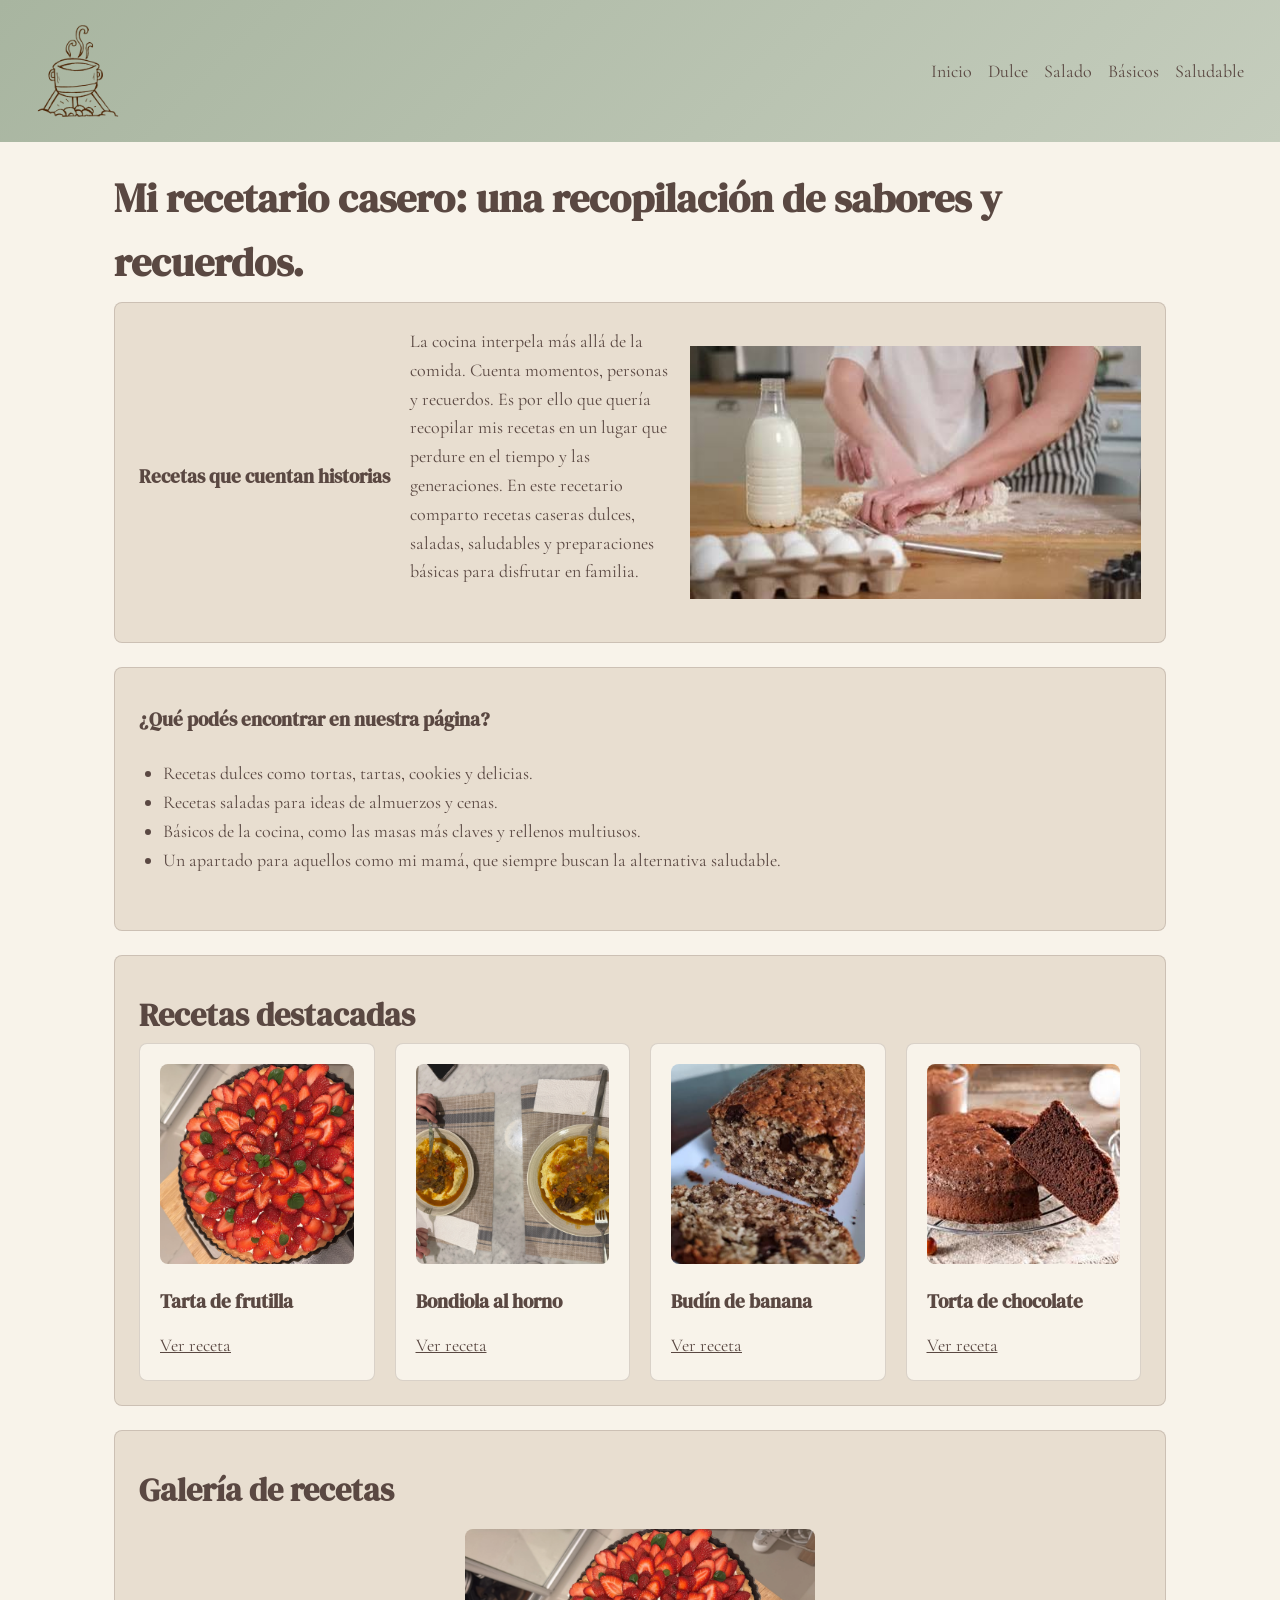
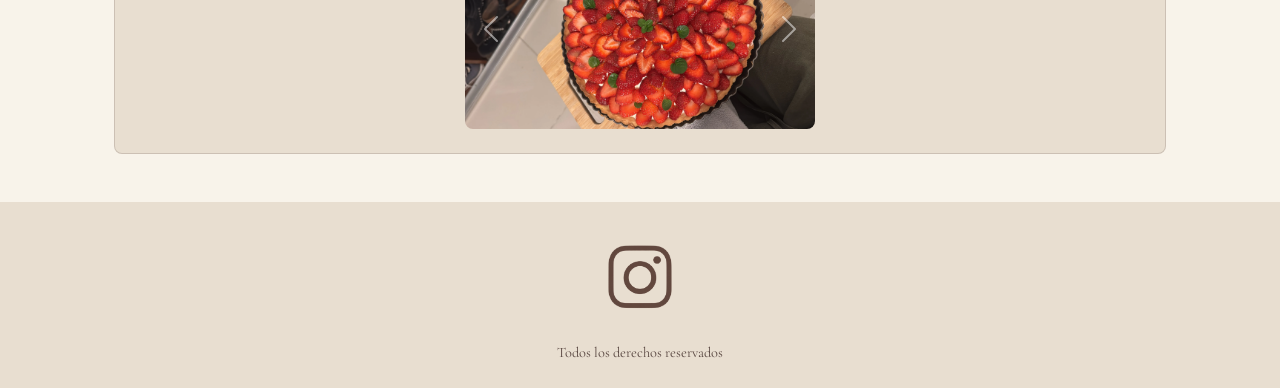
<file: index.html>
<!DOCTYPE html>
<html lang="es">

<head>
    <meta charset="UTF-8">
    <meta name="viewport" content="width=device-width, initial-scale=1.0">

    <title>Recetas caseras dulces, saladas y saludables | Mi Recetario</title>
    
    <meta name="description" content="Descubrí mi colección de recetas caseras dulces, saladas y saludables, con preparaciones básicas e ideas para cocinar y compartir en familia.">
    <meta name="keywords" content="recetario, recetas caseras, recetas dulces, recetas saladas, recetas saludables, cocina casera">



    <!-- Bootstrap CSS -->
    <link
        href="https://cdn.jsdelivr.net/npm/bootstrap@5.3.8/dist/css/bootstrap.min.css"
        rel="stylesheet">
    
    <link rel="stylesheet" href="https://cdnjs.cloudflare.com/ajax/libs/animate.css/4.1.1/animate.min.css">

    <link rel="stylesheet" href="./styles/styles.css">
</head>

<body class="texto-general">

    <header class="encabezado-principal">
         <nav class="navbar navbar-expand-lg navbar-recetario">

        <div class="container-fluid">

            <!-- Logo -->
            <a class="navbar-brand" href="./index.html">
                <img
                    class="foto-logo animate__animated animate__zoomIn"
                    src="./assets/logo.webp"
                    alt="Logo de Mi Recetario">
            </a>

            <!-- Botón hamburguesa -->
            <button
                class="navbar-toggler"
                type="button"
                data-bs-toggle="collapse"
                data-bs-target="#menuRecetario"
                aria-controls="menuRecetario"
                aria-expanded="false"
                aria-label="Abrir menú">

                <span class="navbar-toggler-icon"></span>

            </button>

            <!-- Enlaces de navegación -->
            <div class="collapse navbar-collapse" id="menuRecetario">

                <ul class="navbar-nav ms-auto">

                    <li class="nav-item">
                        <a class="nav-link" href="./index.html" aria-current="page">
                            Inicio
                        </a>
                    </li>

                    <li class="nav-item">
                        <a class="nav-link" href="./pages/dulce.html">
                            Dulce
                        </a>
                    </li>

                    <li class="nav-item">
                        <a class="nav-link" href="./pages/salado.html">
                            Salado
                        </a>
                    </li>

                    <li class="nav-item">
                        <a class="nav-link" href="./pages/basicos.html">
                            Básicos
                        </a>
                    </li>

                    <li class="nav-item">
                        <a class="nav-link" href="./pages/saludable.html">
                            Saludable
                        </a>
                    </li>

                </ul>

            </div>

        </div>

    </nav>

    </header>

    <main class="contenido-principal">

        
        <h1 class="titulo-principal">
            Mi recetario casero: una recopilación de sabores y recuerdos.
        </h1>


        
        <section class="seccion-presentacion">

            <h2 class="subtitulo-receta">
                Recetas que cuentan historias
            </h2>


            <article class="articulo-presentacion"> 
                <p class="parrafo-receta">
                    La cocina interpela más allá de la comida. Cuenta momentos,
                    personas y recuerdos. Es por ello que quería recopilar mis
                    recetas en un lugar que perdure en el tiempo y las generaciones.
                    En este recetario comparto recetas caseras dulces, saladas,
                    saludables y preparaciones básicas para disfrutar en familia.
                </p>
            </article>

            <img
                class="imagen-presentacion"
                src="./assets/familia-cocina.jpg"
                alt="Un adulto y un niño preparando una receta juntos en la cocina">

        </section>


        <section class="seccion-informativa">

            <h2 class="subtitulo-receta">
                ¿Qué podés encontrar en nuestra página?
            </h2>

            <article class="articulo-informativo">
                <ul class="lista-categorias">
                    <li>Recetas dulces como tortas, tartas, cookies y delicias.</li>
                    <li>Recetas saladas para ideas de almuerzos y cenas.</li>
                    <li>Básicos de la cocina, como las masas más claves y rellenos multiusos.</li>
                    <li>Un apartado para aquellos como mi mamá, que siempre buscan la alternativa saludable.</li>
                </ul>
            </article>

        </section>

        <section class="seccion-destacadas">

            <h2 class="subtitulo-categoria">Recetas destacadas</h2>

            <div class="grilla-recetas">

                <article class="tarjeta-receta tarjeta-frutilla">
                    <img class="imagen-general foto-receta"
                        src="./assets/tarta-frutilla.webp"
                        alt="Tarta de frutilla">

                    <h3 class="subtitulo-receta">Tarta de frutilla</h3>

                    <a class="enlace-receta" href="./pages/dulce.html#tarta-frutilla">
                        Ver receta
                    </a>
                </article>

                <article class="tarjeta-receta tarjeta-bondiola">
                    <img class="imagen-general foto-receta"
                        src="./assets/bondiola.webp"
                        alt="Bondiola al horno">

                    <h3 class="subtitulo-receta">Bondiola al horno</h3>

                    <a class="enlace-receta" href="./pages/salado.html#bondiola">
                        Ver receta
                    </a>
                </article>

                <article class="tarjeta-receta tarjeta-budin">
                    <img class="imagen-general foto-receta"
                        src="./assets/budin-banana.jpg"
                        alt="Budín de banana">

                    <h3 class="subtitulo-receta">Budín de banana</h3>

                    <a class="enlace-receta" href="./pages/saludable.html#budin-banana">
                        Ver receta
                    </a>
                </article>

                <article class="tarjeta-receta tarjeta-chocolate">
                    <img class="imagen-general foto-receta"
                        src="./assets/torta-chocolate.jpg"
                        alt="Torta de chocolate">

                    <h3 class="subtitulo-receta">Torta de chocolate</h3>

                    <a class="enlace-receta" href="./pages/dulce.html#torta-chocolate">
                        Ver receta
                    </a>
                </article>

            </div>

        </section>


        <!-- BOOTSTRAP -->

        <section class="seccion-destacadas">

            <h2 class="subtitulo-categoria">
                Galería de recetas
            </h2>

            <div
                id="carouselRecetas"
                class="carousel slide"
                data-bs-ride="carousel">

            
                <div class="carousel-inner">

                    <div class="carousel-item active">
                        <img src="./assets/tarta-frutilla.webp"
                            class="d-block w-100"
                            alt="Tarta de frutilla">
                    </div>

                    <div class="carousel-item">
                        <img src="./assets/torta-chocolate.jpg"
                            class="d-block w-100"
                            alt="Torta de chocolate">
                    </div>

                    <div class="carousel-item">
                        <img src="./assets/bondiola.webp"
                            class="d-block w-100"
                            alt="Bondiola al horno">
                    </div>

                    <div class="carousel-item">
                        <img src="./assets/tarta-zuchini.webp"
                            class="d-block w-100"
                            alt="Tarta de zucchini">
                    </div>

                    <div class="carousel-item">
                        <img src="./assets/budin-banana.jpg"
                            class="d-block w-100"
                            alt="Budín de banana">
                    </div>

                    <div class="carousel-item">
                        <img src="./assets/galletas-arroz.jpg"
                            class="d-block w-100"
                            alt="Galletas de arroz">
                    </div>

                    <div class="carousel-item">
                        <img src="./assets/masa-sablee.jpg"
                            class="d-block w-100"
                            alt="Masa sablée">
                    </div>

                    <div class="carousel-item">
                        <img src="./assets/pastelera.jpg"
                            class="d-block w-100"
                            alt="Crema pastelera">
                    </div>

                </div>

                <button
                    class="carousel-control-prev"
                    type="button"
                    data-bs-target="#carouselRecetas"
                    data-bs-slide="prev">

                    <span
                        class="carousel-control-prev-icon"
                        aria-hidden="true">
                    </span>

                    <span class="visually-hidden">
                        Anterior
                    </span>

                </button>

                <button
                    class="carousel-control-next"
                    type="button"
                    data-bs-target="#carouselRecetas"
                    data-bs-slide="next">

                    <span
                        class="carousel-control-next-icon"
                        aria-hidden="true">
                    </span>

                    <span class="visually-hidden">
                        Siguiente
                    </span>

                </button>

            </div>

        </section>

    </main>

    <footer class="pie-pagina">

        <ul class="lista-redes">
            <li> <a href="https://www.instagram.com/maggiealmiron_?utm_source=ig_web_button_share_sheet&stkn=ZDNlZDc0MzIxNw=="
                target="_blank"
                rel="noopener noreferrer">
                 <img class="foto-logo" src="./assets/instagram.png" alt="Logo de Instagram">
                </a>
            </li>
        </ul>

        <p class="texto-pie">Todos los derechos reservados</p>

    </footer>

<script src="https://cdn.jsdelivr.net/npm/bootstrap@5.3.8/dist/js/bootstrap.bundle.min.js"></script>
</body>

</html>
</file>
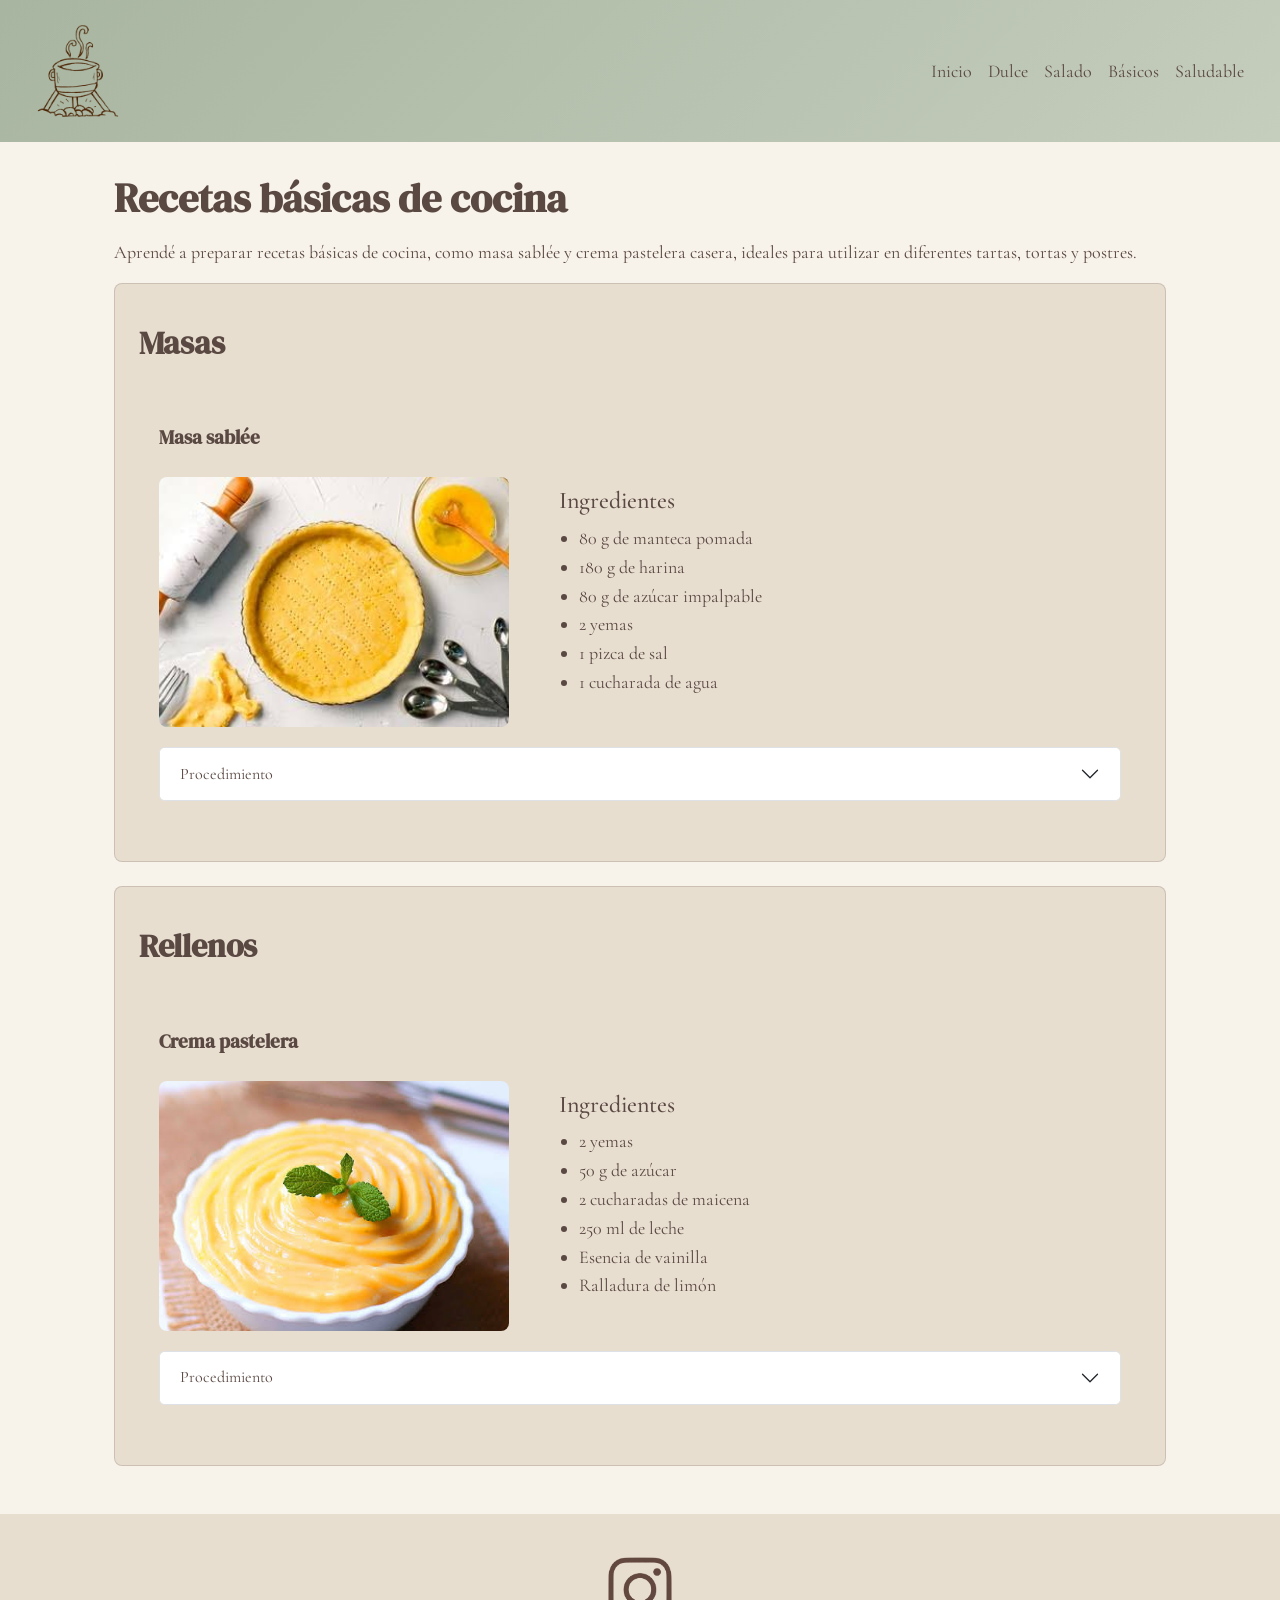
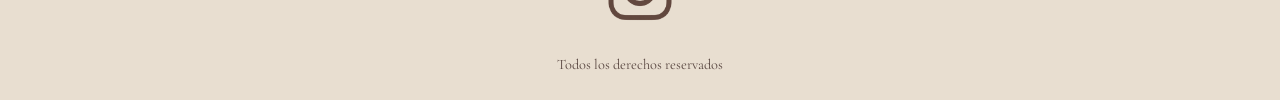
<file: pages/basicos.html>
<!DOCTYPE html>
<html lang="es">

<head>
    <meta charset="UTF-8">
    <meta name="viewport" content="width=device-width, initial-scale=1.0">
    
    <title>Recetas básicas | Mi Recetario</title>

    <meta name="description" content="Aprendé a preparar masa sablée y crema pastelera caseras con ingredientes, cantidades y procedimientos explicados paso a paso.">
    <meta name="keywords" content="recetas básicas, masa sablée, crema pastelera, preparaciones básicas, repostería casera">


    <!-- Bootstrap CSS -->
    <link
        href="https://cdn.jsdelivr.net/npm/bootstrap@5.3.8/dist/css/bootstrap.min.css"
        rel="stylesheet">

    <link rel="stylesheet" href="https://cdnjs.cloudflare.com/ajax/libs/animate.css/4.1.1/animate.min.css">

    <!-- Nuestros estilos -->
    <link rel="stylesheet" href="../styles/styles.css">
</head>

<body class="texto-general">

    <!-- ENCABEZADO -->
    <header class="encabezado-principal">

        <nav class="navbar navbar-expand-lg navbar-recetario">

            <div class="container-fluid">

                <!-- Logo -->
                <a class="navbar-brand" href="../index.html">
                    <img
                        class="foto-logo animate__animated animate__zoomIn"
                        src="../assets/logo.webp"
                        alt="Logo de Mi Recetario">
                </a>

                <!-- Botón hamburguesa -->
                <button
                    class="navbar-toggler"
                    type="button"
                    data-bs-toggle="collapse"
                    data-bs-target="#menuRecetario"
                    aria-controls="menuRecetario"
                    aria-expanded="false"
                    aria-label="Abrir menú">

                    <span class="navbar-toggler-icon"></span>

                </button>

                <!-- Enlaces -->
                <div
                    class="collapse navbar-collapse"
                    id="menuRecetario">

                    <ul class="navbar-nav ms-auto">

                        <li class="nav-item">
                            <a class="nav-link" href="../index.html">
                                Inicio
                            </a>
                        </li>

                        <li class="nav-item">
                            <a class="nav-link" href="dulce.html">
                                Dulce
                            </a>
                        </li>

                        <li class="nav-item">
                            <a class="nav-link" href="salado.html">
                                Salado
                            </a>
                        </li>

                        <li class="nav-item">
                            <a
                                class="nav-link"
                                href="basicos.html"
                                aria-current="page">
                                Básicos
                            </a>
                        </li>

                        <li class="nav-item">
                            <a class="nav-link" href="saludable.html">
                                Saludable
                            </a>
                        </li>

                    </ul>

                </div>

            </div>

        </nav>

    </header>

    <!-- CONTENIDO PRINCIPAL -->
    <main class="contenido-principal">

        <h1 class="titulo-principal">Recetas básicas de cocina</h1>

            <p class="parrafo-receta">
                Aprendé a preparar recetas básicas de cocina, como masa sablée
                y crema pastelera casera, ideales para utilizar en diferentes
                tartas, tortas y postres.
            </p>



        <!-- CATEGORÍA: MASAS -->
        <section class="seccion-receta">

            <h2 class="subtitulo-categoria">Masas</h2>

            <!-- RECETA: MASA SABLÉE -->
            <article class="articulo-informativo articulo-basicos">

                <h3 class="subtitulo-receta" id="masa-sablee">
                    Masa sablée
                </h3>

                <!-- Imagen e ingredientes -->
                <div class="contenedor-ingredientes">

                    <img
                        class="foto-receta imagen-general"
                        src="../assets/masa-sablee.jpg"
                        alt="Masa sablée estirada sobre una tartera.">

                    <div class="lista-ingredientes">

                        <h4>Ingredientes</h4>

                        <ul>
                            <li>80 g de manteca pomada</li>
                            <li>180 g de harina</li>
                            <li>80 g de azúcar impalpable</li>
                            <li>2 yemas</li>
                            <li>1 pizca de sal</li>
                            <li>1 cucharada de agua</li>
                        </ul>

                    </div>

                </div>

                <!-- Acordeón: Procedimiento de Masa sablée -->
                <div class="contenedor-procedimiento">

                    <div class="accordion" id="acordeonSablee">

                        <div class="accordion-item">

                            <h4
                                class="accordion-header"
                                id="tituloSablee">

                                <button
                                    class="accordion-button collapsed"
                                    type="button"
                                    data-bs-toggle="collapse"
                                    data-bs-target="#procedimientoSablee"
                                    aria-expanded="false"
                                    aria-controls="procedimientoSablee">

                                    Procedimiento

                                </button>

                            </h4>

                            <div
                                id="procedimientoSablee"
                                class="accordion-collapse collapse"
                                aria-labelledby="tituloSablee"
                                data-bs-parent="#acordeonSablee">

                                <div class="accordion-body">

                                    <ol>
                                        <li>Colocar todos los ingredientes en un bowl.</li>
                                        <li>Amasar hasta obtener una masa homogénea. Si es necesario, agregar un poco más de harina.</li>
                                        <li>Enfriar la masa en la heladera durante 30 minutos.</li>
                                    </ol>

                                </div>

                            </div>

                        </div>

                    </div>

                </div>

            </article>

        </section>


        <!-- CATEGORÍA: RELLENOS -->
        <section class="seccion-receta">

            <h2 class="subtitulo-categoria">Rellenos</h2>

            <!-- RECETA: CREMA PASTELERA -->
            <article class="articulo-informativo articulo-basicos">

                <h3 class="subtitulo-receta" id="crema-pastelera">
                    Crema pastelera
                </h3>

                <!-- Imagen e ingredientes -->
                <div class="contenedor-ingredientes">

                    <img
                        class="foto-receta imagen-general"
                        src="../assets/pastelera.jpg"
                        alt="Crema pastelera casera en un bowl.">

                    <div class="lista-ingredientes">

                        <h4>Ingredientes</h4>

                        <ul>
                            <li>2 yemas</li>
                            <li>50 g de azúcar</li>
                            <li>2 cucharadas de maicena</li>
                            <li>250 ml de leche</li>
                            <li>Esencia de vainilla</li>
                            <li>Ralladura de limón</li>
                        </ul>

                    </div>

                </div>

                <!-- Acordeón: Procedimiento de Crema pastelera -->
                <div class="contenedor-procedimiento">

                    <div class="accordion" id="acordeonPastelera">

                        <div class="accordion-item">

                            <h4
                                class="accordion-header"
                                id="tituloPastelera">

                                <button
                                    class="accordion-button collapsed"
                                    type="button"
                                    data-bs-toggle="collapse"
                                    data-bs-target="#procedimientoPastelera"
                                    aria-expanded="false"
                                    aria-controls="procedimientoPastelera">

                                    Procedimiento

                                </button>

                            </h4>

                            <div
                                id="procedimientoPastelera"
                                class="accordion-collapse collapse"
                                aria-labelledby="tituloPastelera"
                                data-bs-parent="#acordeonPastelera">

                                <div class="accordion-body">

                                    <ol>
                                        <li>Fuera del fuego, en una cacerola, mezclar las yemas con el azúcar utilizando un batidor de globo.</li>
                                        <li>Agregar la maicena y mezclar bien.</li>
                                        <li>Incorporar por último la leche y continuar mezclando.</li>
                                        <li>Llevar la preparación a fuego medio y mezclar constantemente con el batidor de globo hasta que espese.</li>
                                        <li>Cuando espese, agregar la esencia de vainilla y la ralladura de limón.</li>
                                        <li>Retirar del fuego cuando alcance la consistencia deseada.</li>
                                    </ol>

                                </div>

                            </div>

                        </div>

                    </div>

                </div>

            </article>

        </section>

    </main>


    <!-- PIE DE PÁGINA -->
    <footer class="pie-pagina">

        <ul class="lista-redes">
            <li>
                <a
                    href="https://www.instagram.com/maggiealmiron_/"
                    target="_blank"
                    rel="noopener noreferrer">

                    <img
                        class="foto-logo"
                        src="../assets/instagram.png"
                        alt="Logo de Instagram">

                </a>
            </li>
        </ul>

        <p class="texto-pie">Todos los derechos reservados</p>

    </footer>

    <!-- Bootstrap JavaScript -->
    <script
        src="https://cdn.jsdelivr.net/npm/bootstrap@5.3.8/dist/js/bootstrap.bundle.min.js">
    </script>

</body>
</html>
</file>
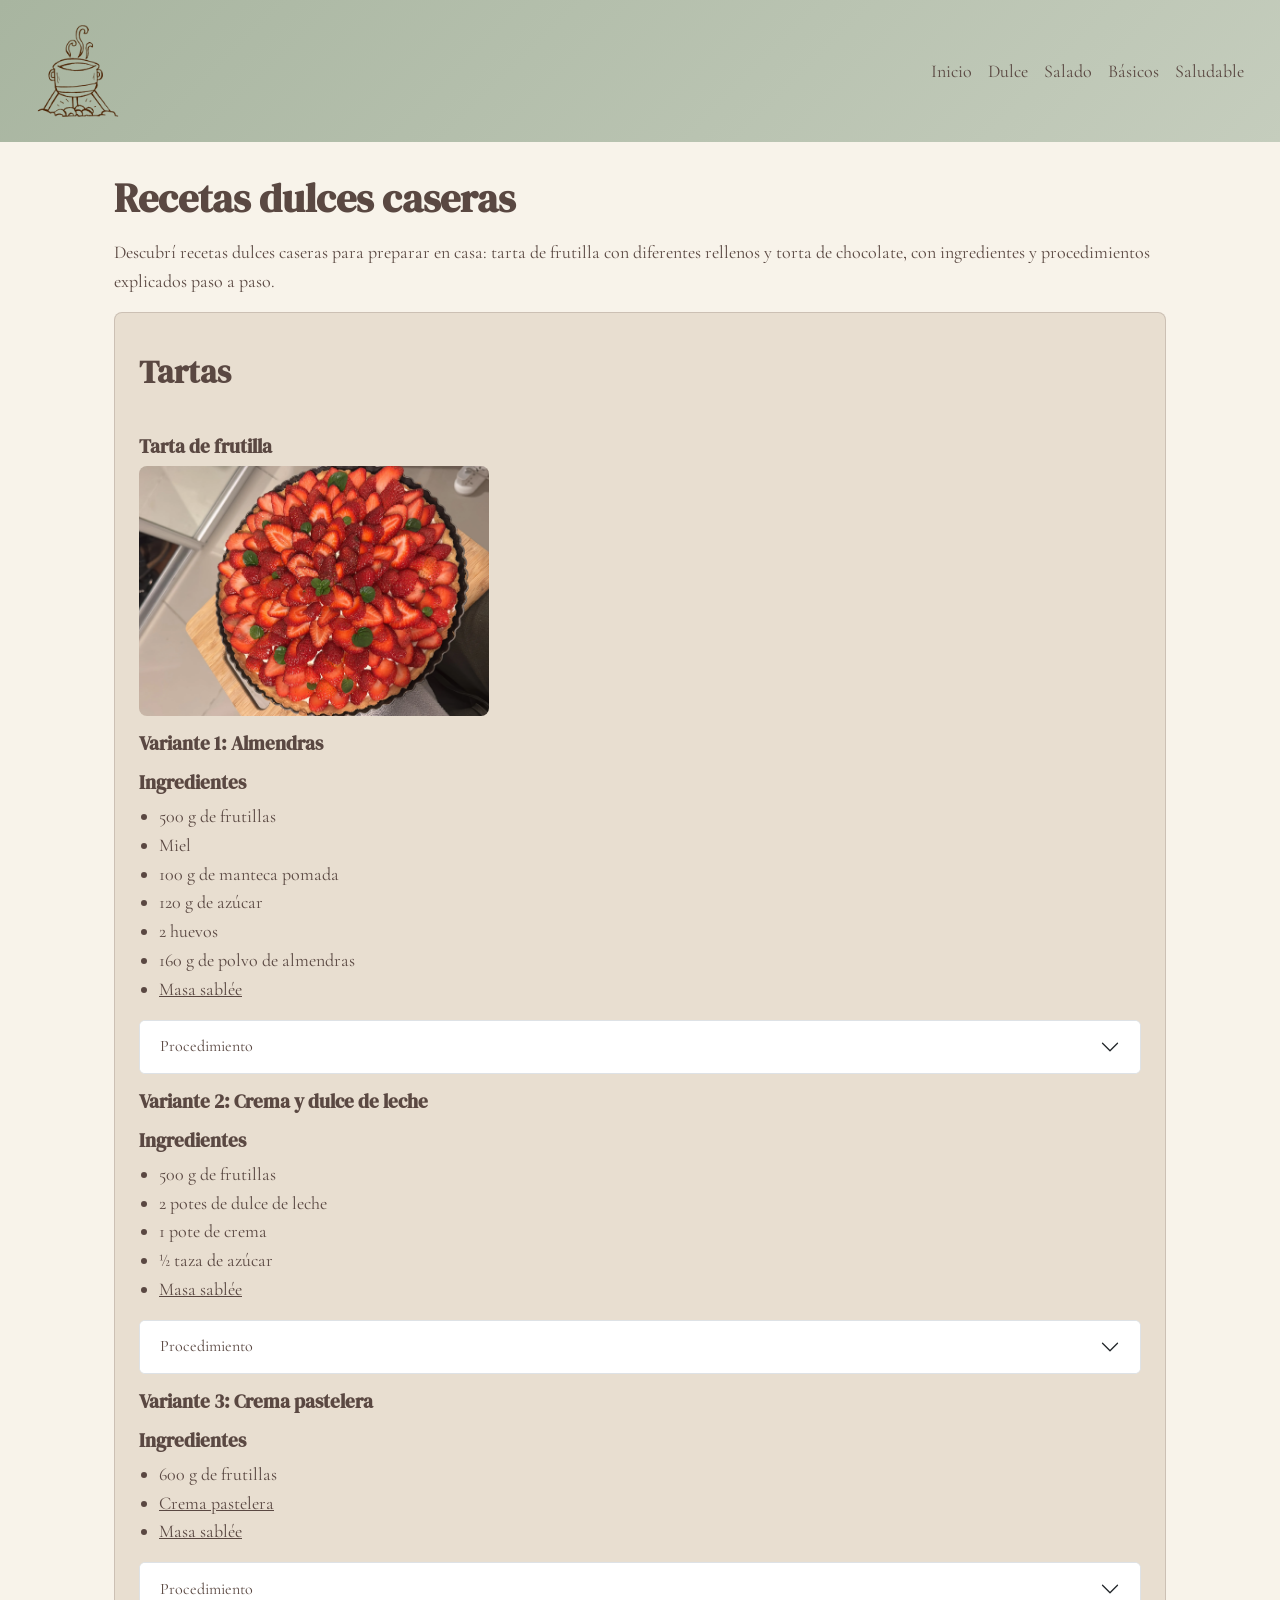
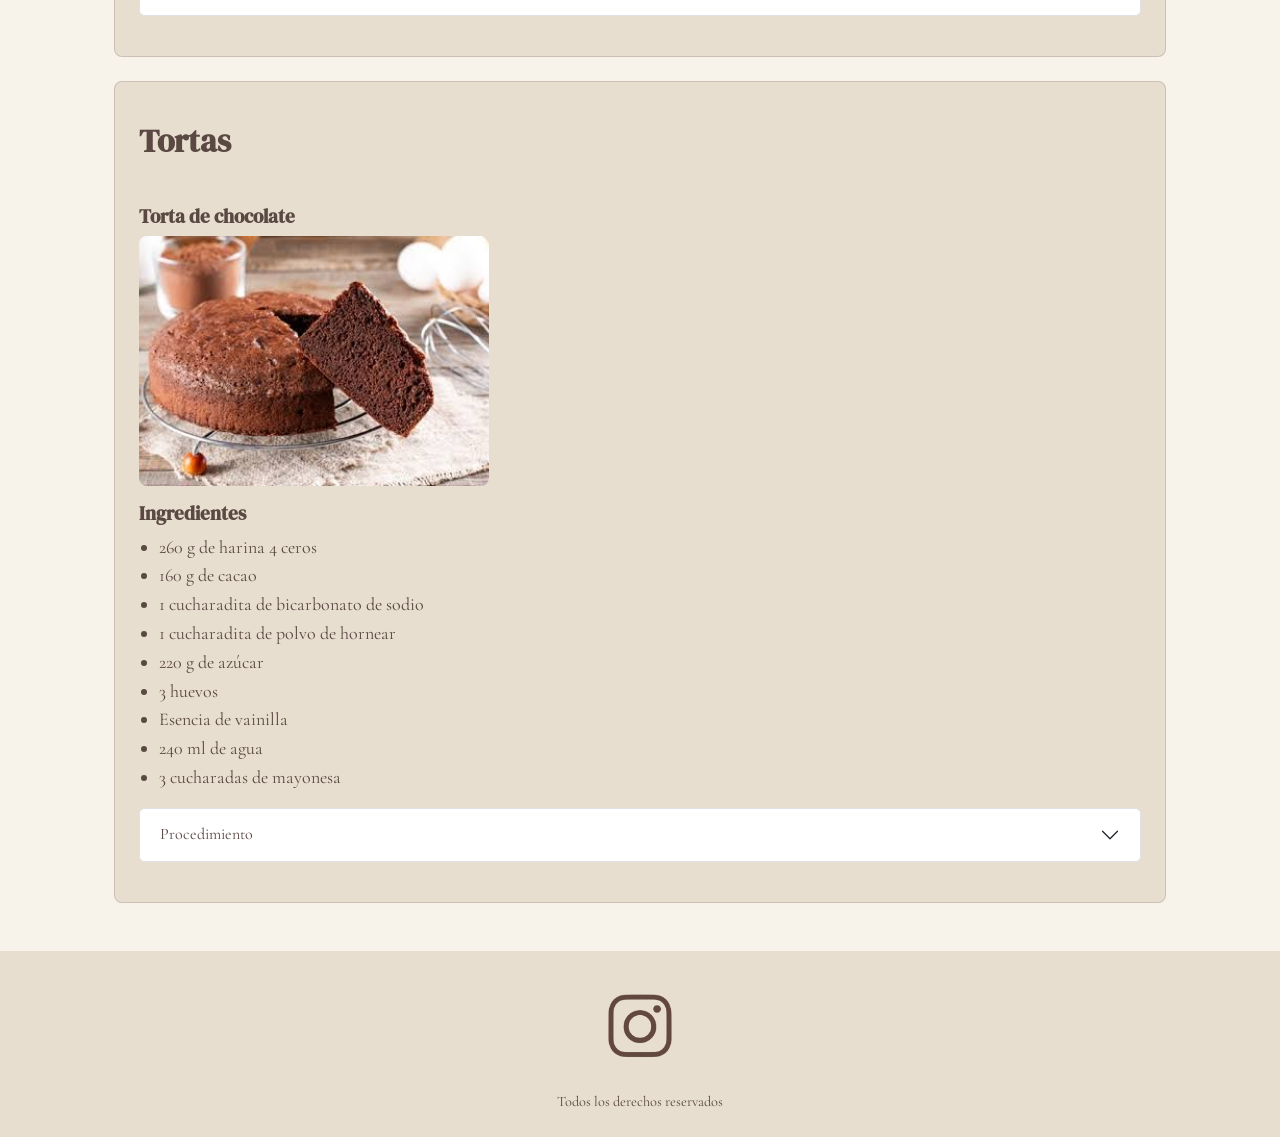
<file: pages/dulce.html>
<!DOCTYPE html>
<html lang="es">
  <head>
    <meta charset="utf-8"/>
    <meta content="width=device-width, initial-scale=1.0" name="viewport"/>
    <title>
      Recetas dulces caseras | Mi Recetario
    </title>
    <meta content="Descubrí recetas dulces caseras de tarta de frutilla y torta de chocolate, con ingredientes y procedimientos explicados paso a paso." name="description"/>
    <meta content="recetas dulces, postres caseros, tarta de frutilla, torta de chocolate, repostería" name="keywords"/>
    <!-- Bootstrap CSS -->
    <link href="https://cdn.jsdelivr.net/npm/bootstrap@5.3.8/dist/css/bootstrap.min.css" rel="stylesheet"/>
    <link href="https://cdnjs.cloudflare.com/ajax/libs/animate.css/4.1.1/animate.min.css" rel="stylesheet"/>
    <link href="../styles/styles.css" rel="stylesheet"/>
  </head>
  <body class="texto-general">
    <header class="encabezado-principal">
      <nav class="navbar navbar-expand-lg navbar-recetario">
        <div class="container-fluid">
          <!-- Logo -->
          <a class="navbar-brand" href="../index.html">
            <img alt="Logo de Mi Recetario" class="foto-logo animate__animated animate__zoomIn" src="../assets/logo.webp"/>
          </a>
          <!-- Botón hamburguesa -->
          <button aria-controls="menuRecetario" aria-expanded="false" aria-label="Abrir menú" class="navbar-toggler" data-bs-target="#menuRecetario" data-bs-toggle="collapse" type="button">
            <span class="navbar-toggler-icon">
            </span>
          </button>
          <!-- Enlaces -->
          <div class="collapse navbar-collapse" id="menuRecetario">
            <ul class="navbar-nav ms-auto">
              <li class="nav-item">
                <a class="nav-link" href="../index.html">
                  Inicio
                </a>
              </li>
              <li class="nav-item">
                <a aria-current="page" class="nav-link" href="dulce.html">
                  Dulce
                </a>
              </li>
              <li class="nav-item">
                <a class="nav-link" href="salado.html">
                  Salado
                </a>
              </li>
              <li class="nav-item">
                <a class="nav-link" href="basicos.html">
                  Básicos
                </a>
              </li>
              <li class="nav-item">
                <a class="nav-link" href="saludable.html">
                  Saludable
                </a>
              </li>
            </ul>
          </div>
        </div>
      </nav>
    </header>
    <main class="contenido-principal">
      <h1 class="titulo-principal">
        Recetas dulces caseras
      </h1>
      <p class="parrafo-receta">
        Descubrí recetas dulces caseras para preparar en casa:
                        tarta de frutilla con diferentes rellenos y torta de chocolate,
                        con ingredientes y procedimientos explicados paso a paso.
      </p>
      <section class="seccion-receta">
        <h2 class="subtitulo-categoria">
          Tartas
        </h2>
        <article class="articulo-informativo">
          <h3 class="subtitulo-receta" id="tarta-frutilla">
            Tarta de frutilla
          </h3>
          <img alt="Tarta de frutilla" class="foto-receta imagen-general" src="../assets/tarta-frutilla.webp"/>
          <h4 class="subtitulo-receta">
            Variante 1: Almendras
          </h4>
          <h5 class="subtitulo-receta">
            Ingredientes
          </h5>
          <ul>
            <li>
              500 g de frutillas
            </li>
            <li>
              Miel
            </li>
            <li>
              100 g de manteca pomada
            </li>
            <li>
              120 g de azúcar
            </li>
            <li>
              2 huevos
            </li>
            <li>
              160 g de polvo de almendras
            </li>
            <li>
              <a class="enlace-receta" href="basicos.html#masa-sablee">
                Masa sablée
              </a>
            </li>
          </ul>
          <div class="contenedor-procedimiento">
            <div class="accordion" id="acordeonAlmendras">
              <div class="accordion-item">
                <h5 class="accordion-header" id="tituloAlmendras">
                  <button aria-controls="procedimientoAlmendras" aria-expanded="false" class="accordion-button collapsed" data-bs-target="#procedimientoAlmendras" data-bs-toggle="collapse" type="button">
                    Procedimiento
                  </button>
                </h5>
                <div aria-labelledby="tituloAlmendras" class="accordion-collapse collapse" data-bs-parent="#acordeonAlmendras" id="procedimientoAlmendras">
                  <div class="accordion-body">
                    <ol>
                      <li>
                        Preparar la masa sablée y dejar reposar durante 1 hora.
                      </li>
                      <li>
                        Para la crema de almendras, colocar la manteca pomada en un recipiente.
                      </li>
                      <li>
                        Agregar el azúcar y los huevos.
                      </li>
                      <li>
                        Incorporar por último el polvo de almendras.
                      </li>
                      <li>
                        En una tartera, estirar la masa y colocar el relleno.
                      </li>
                      <li>
                        Hornear aproximadamente 20-25 minutos a 170 °C.
                      </li>
                      <li>
                        Dejar enfriar.
                      </li>
                      <li>
                        Colocar las frutillas por encima.
                      </li>
                      <li>
                        Derretir la miel y pincelar la tarta.
                      </li>
                    </ol>
                  </div>
                </div>
              </div>
            </div>
          </div>
          <h4 class="subtitulo-receta">
            Variante 2: Crema y dulce de leche
          </h4>
          <h5 class="subtitulo-receta">
            Ingredientes
          </h5>
          <ul>
            <li>
              500 g de frutillas
            </li>
            <li>
              2 potes de dulce de leche
            </li>
            <li>
              1 pote de crema
            </li>
            <li>
              ½ taza de azúcar
            </li>
            <li>
              <a class="enlace-receta" href="basicos.html#masa-sablee">
                Masa sablée
              </a>
            </li>
          </ul>
          <div class="contenedor-procedimiento">
            <div class="accordion" id="acordeonCremaDulceLeche">
              <div class="accordion-item">
                <h5 class="accordion-header" id="tituloCremaDulceLeche">
                  <button aria-controls="procedimientoCremaDulceLeche" aria-expanded="false" class="accordion-button collapsed" data-bs-target="#procedimientoCremaDulceLeche" data-bs-toggle="collapse" type="button">
                    Procedimiento
                  </button>
                </h5>
                <div aria-labelledby="tituloCremaDulceLeche" class="accordion-collapse collapse" data-bs-parent="#acordeonCremaDulceLeche" id="procedimientoCremaDulceLeche">
                  <div class="accordion-body">
                    <ol>
                      <li>
                        Preparar la masa sablée y dejar reposar durante 1 hora.
                      </li>
                      <li>
                        Batir la crema junto con el azúcar hasta que esté semi montada.
                      </li>
                      <li>
                        En una tartera, estirar la masa y colocar el relleno.
                      </li>
                      <li>
                        Hornear aproximadamente 20 minutos a 170 °C.
                      </li>
                      <li>
                        Dejar enfriar.
                      </li>
                      <li>
                        Rellenar con el dulce de leche y la crema.
                      </li>
                      <li>
                        Colocar las frutillas por encima.
                      </li>
                    </ol>
                  </div>
                </div>
              </div>
            </div>
          </div>
          <h4 class="subtitulo-receta">
            Variante 3: Crema pastelera
          </h4>
          <h5 class="subtitulo-receta">
            Ingredientes
          </h5>
          <ul>
            <li>
              600 g de frutillas
            </li>
            <li>
              <a class="enlace-receta" href="basicos.html#crema-pastelera">
                Crema pastelera
              </a>
            </li>
            <li>
              <a class="enlace-receta" href="basicos.html#masa-sablee">
                Masa sablée
              </a>
            </li>
          </ul>
          <div class="contenedor-procedimiento">
            <div class="accordion" id="acordeonCremaPastelera">
              <div class="accordion-item">
                <h5 class="accordion-header" id="tituloCremaPastelera">
                  <button aria-controls="procedimientoCremaPastelera" aria-expanded="false" class="accordion-button collapsed" data-bs-target="#procedimientoCremaPastelera" data-bs-toggle="collapse" type="button">
                    Procedimiento
                  </button>
                </h5>
                <div aria-labelledby="tituloCremaPastelera" class="accordion-collapse collapse" data-bs-parent="#acordeonCremaPastelera" id="procedimientoCremaPastelera">
                  <div class="accordion-body">
                    <ol>
                      <li>
                        Preparar la masa sablée y dejar reposar durante 1 hora.
                      </li>
                      <li>
                        En una tartera, estirar la masa.
                      </li>
                      <li>
                        Hornear aproximadamente 20 minutos a 170 °C.
                      </li>
                      <li>
                        Dejar enfriar completamente.
                      </li>
                      <li>
                        Preparar la crema pastelera y echarla sobre la masa.
                      </li>
                      <li>
                        Una vez fría la tarta, colocar las frutillas por encima.
                      </li>
                    </ol>
                  </div>
                </div>
              </div>
            </div>
          </div>
        </article>
      </section>
      <section class="seccion-receta">
        <h2 class="subtitulo-categoria">
          Tortas
        </h2>
        <article class="articulo-informativo">
          <h3 class="subtitulo-receta" id="torta-chocolate">
            Torta de chocolate
          </h3>
          <img alt="Torta de chocolate" class="foto-receta imagen-general" src="../assets/torta-chocolate.jpg"/>
          <h4 class="subtitulo-receta">
            Ingredientes
          </h4>
          <ul>
            <li>
              260 g de harina 4 ceros
            </li>
            <li>
              160 g de cacao
            </li>
            <li>
              1 cucharadita de bicarbonato de sodio
            </li>
            <li>
              1 cucharadita de polvo de hornear
            </li>
            <li>
              220 g de azúcar
            </li>
            <li>
              3 huevos
            </li>
            <li>
              Esencia de vainilla
            </li>
            <li>
              240 ml de agua
            </li>
            <li>
              3 cucharadas de mayonesa
            </li>
          </ul>
          <div class="contenedor-procedimiento">
            <div class="accordion" id="acordeonTortaChocolate">
              <div class="accordion-item">
                <h4 class="accordion-header" id="tituloTortaChocolate">
                  <button aria-controls="procedimientoTortaChocolate" aria-expanded="false" class="accordion-button collapsed" data-bs-target="#procedimientoTortaChocolate" data-bs-toggle="collapse" type="button">
                    Procedimiento
                  </button>
                </h4>
                <div aria-labelledby="tituloTortaChocolate" class="accordion-collapse collapse" data-bs-parent="#acordeonTortaChocolate" id="procedimientoTortaChocolate">
                  <div class="accordion-body">
                    <ol>
                      <li>
                        Batir los huevos y el azúcar hasta que estén espumosos.
                      </li>
                      <li>
                        Agregar la esencia de vainilla y la mayonesa. Luego, batir.
                      </li>
                      <li>
                        Agregar el agua.
                      </li>
                      <li>
                        Tamizar los ingredientes secos y mezclar hasta unir.
                      </li>
                      <li>
                        Volcar la preparación en un molde.
                      </li>
                      <li>
                        Hornear a 180 °C durante aproximadamente 45 minutos.
                      </li>
                    </ol>
                  </div>
                </div>
              </div>
            </div>
          </div>
        </article>
      </section>
    </main>
    <footer class="pie-pagina">
      <ul class="lista-redes">
        <li>
          <a href="https://www.instagram.com/maggiealmiron_?utm_source=ig_web_button_share_sheet&amp;stkn=ZDNlZDc0MzIxNw==" rel="noopener noreferrer" target="_blank">
            <img alt="Logo de Instagram" class="foto-logo" src="../assets/instagram.png"/>
          </a>
        </li>
      </ul>
      <p class="texto-pie">
        Todos los derechos reservados
      </p>
    </footer>
    <!-- Bootstrap JavaScript -->
    <script src="https://cdn.jsdelivr.net/npm/bootstrap@5.3.8/dist/js/bootstrap.bundle.min.js">
    </script>
  </body>
</html>
</file>
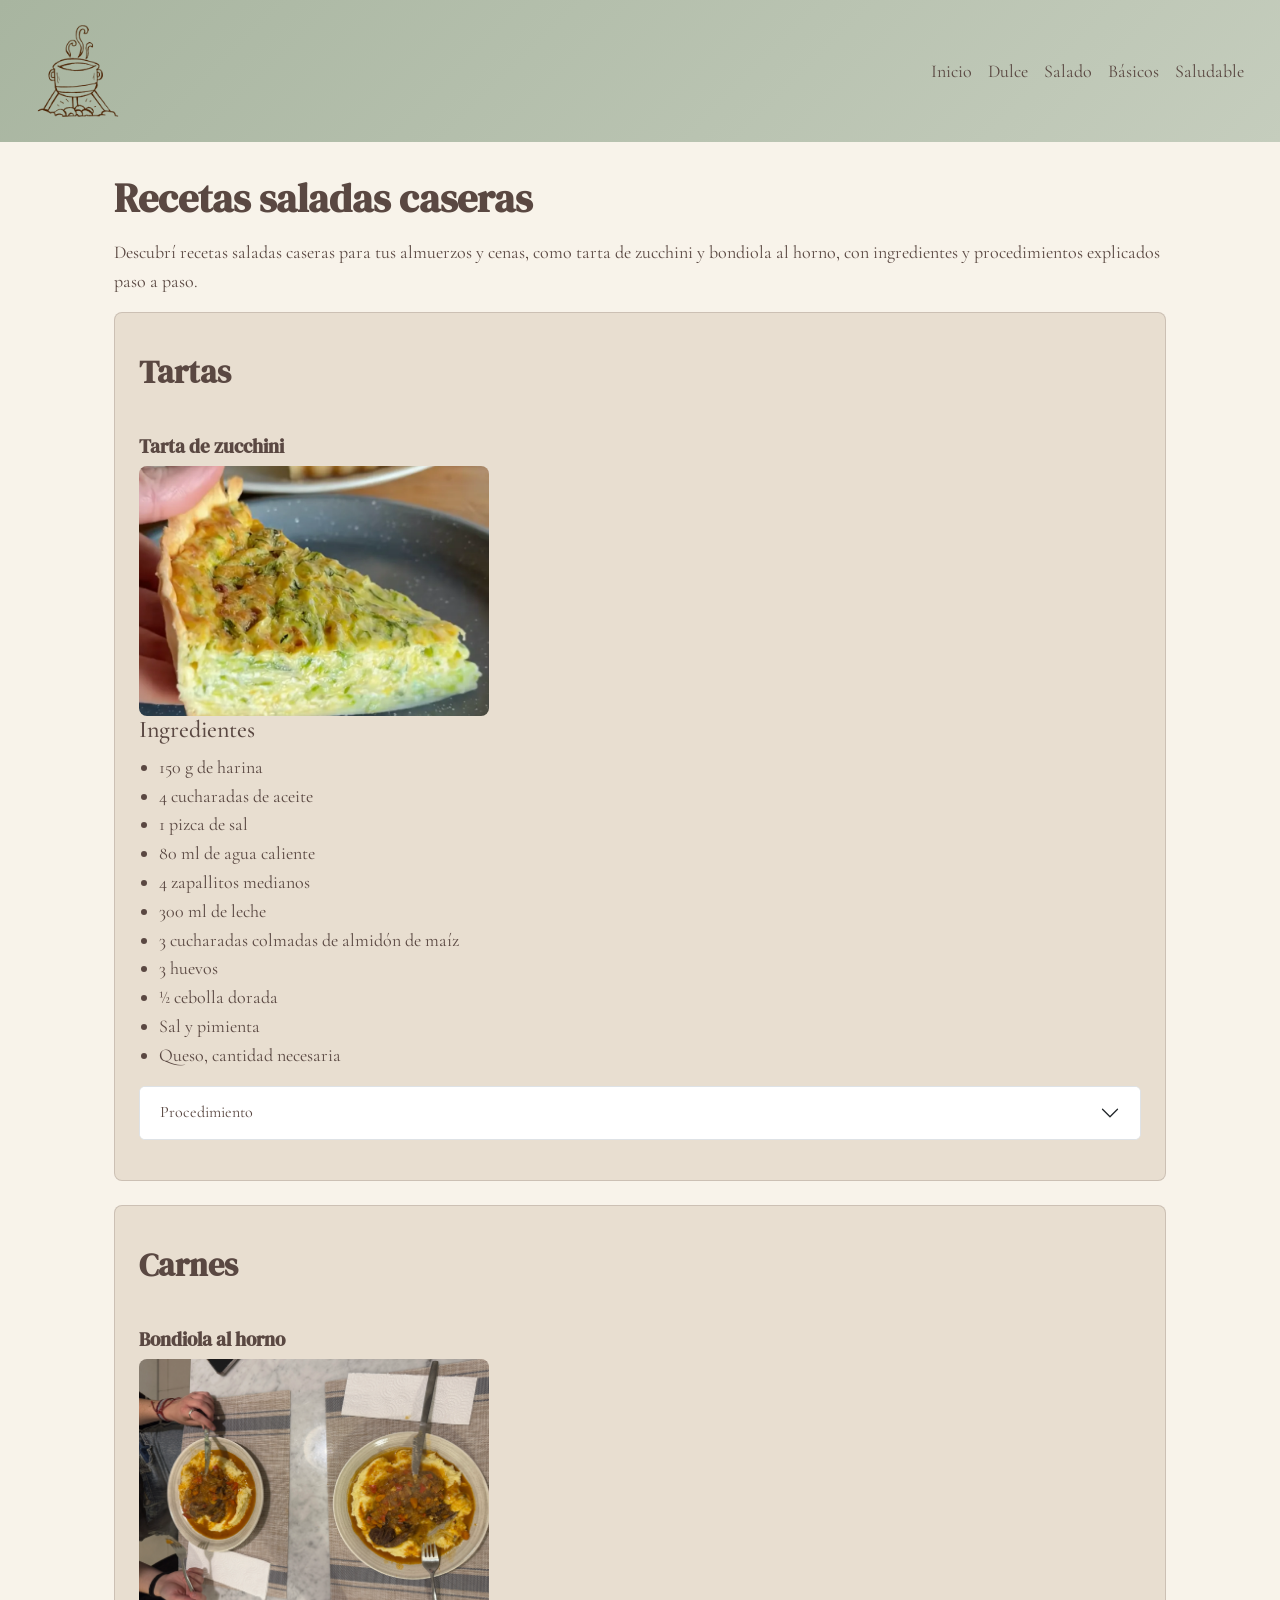
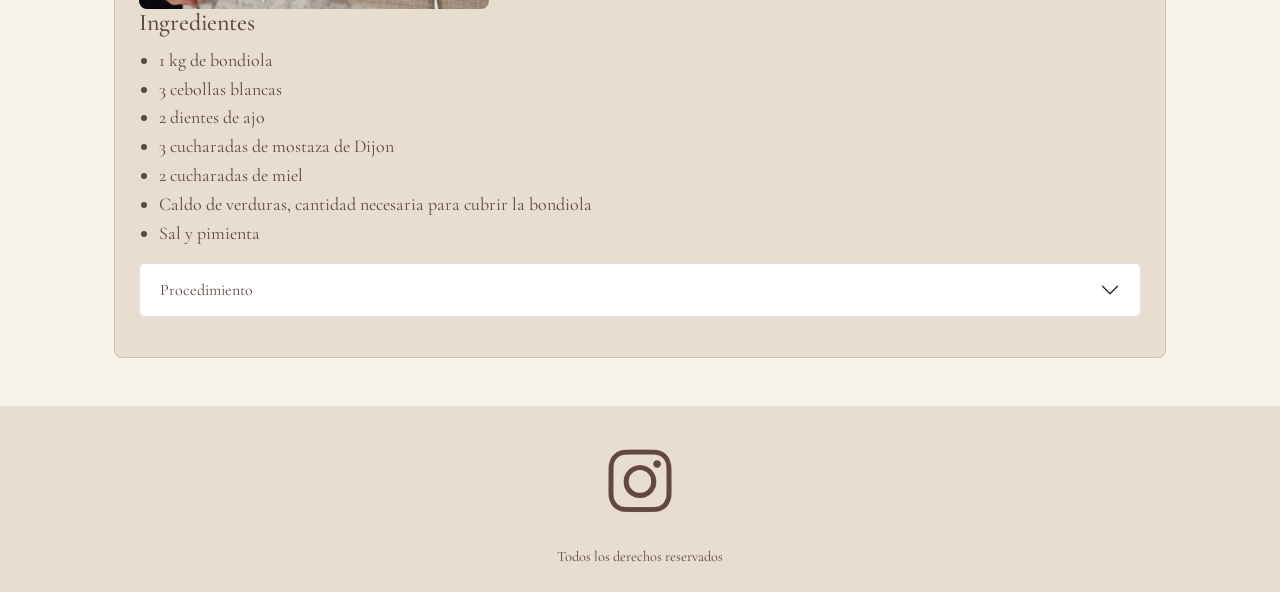
<file: pages/salado.html>
<!DOCTYPE html>
<html lang="es">
  <head>
    <meta charset="utf-8"/>
    <meta content="width=device-width, initial-scale=1.0" name="viewport"/>
    <title>
      Recetas saladas | Mi Recetario
    </title>
    <meta content="Descubrí recetas saladas caseras de tarta de zucchini y bondiola al horno, con ingredientes y procedimientos explicados paso a paso." name="description"/>
    <meta content="recetas saladas, comidas caseras, tarta de zucchini, bondiola al horno, almuerzos, cenas" name="keywords"/>
    <!-- Bootstrap CSS -->
    <link href="https://cdn.jsdelivr.net/npm/bootstrap@5.3.8/dist/css/bootstrap.min.css" rel="stylesheet"/>
    <link href="https://cdnjs.cloudflare.com/ajax/libs/animate.css/4.1.1/animate.min.css" rel="stylesheet"/>
    <link href="../styles/styles.css" rel="stylesheet"/>
  </head>
  <body class="texto-general">
    <header class="encabezado-principal">
      <nav class="navbar navbar-expand-lg navbar-recetario">
        <div class="container-fluid">
          <!-- Logo -->
          <a class="navbar-brand" href="../index.html">
            <img alt="Logo de Mi Recetario" class="foto-logo animate__animated animate__zoomIn" src="../assets/logo.webp"/>
          </a>
          <!-- Botón hamburguesa -->
          <button aria-controls="menuRecetario" aria-expanded="false" aria-label="Abrir menú" class="navbar-toggler" data-bs-target="#menuRecetario" data-bs-toggle="collapse" type="button">
            <span class="navbar-toggler-icon">
            </span>
          </button>
          <!-- Enlaces -->
          <div class="collapse navbar-collapse" id="menuRecetario">
            <ul class="navbar-nav ms-auto">
              <li class="nav-item">
                <a class="nav-link" href="../index.html">
                  Inicio
                </a>
              </li>
              <li class="nav-item">
                <a class="nav-link" href="dulce.html">
                  Dulce
                </a>
              </li>
              <li class="nav-item">
                <a aria-current="page" class="nav-link" href="salado.html">
                  Salado
                </a>
              </li>
              <li class="nav-item">
                <a class="nav-link" href="basicos.html">
                  Básicos
                </a>
              </li>
              <li class="nav-item">
                <a class="nav-link" href="saludable.html">
                  Saludable
                </a>
              </li>
            </ul>
          </div>
        </div>
      </nav>
    </header>
    <main class="contenido-principal">
      <h1 class="titulo-principal">
        Recetas saladas caseras
      </h1>
      <p class="parrafo-receta">
        Descubrí recetas saladas caseras para tus almuerzos y cenas,
                        como tarta de zucchini y bondiola al horno, con ingredientes
                        y procedimientos explicados paso a paso.
      </p>
      <section class="seccion-receta">
        <h2 class="subtitulo-categoria">
          Tartas
        </h2>
        <article class="articulo-informativo">
          <h3 class="subtitulo-receta">
            Tarta de zucchini
          </h3>
          <img alt="Tarta de zucchini" class="foto-receta imagen-general" src="../assets/tarta-zuchini.webp"/>
          <h4>
            Ingredientes
          </h4>
          <ul>
            <li>
              150 g de harina
            </li>
            <li>
              4 cucharadas de aceite
            </li>
            <li>
              1 pizca de sal
            </li>
            <li>
              80 ml de agua caliente
            </li>
            <li>
              4 zapallitos medianos
            </li>
            <li>
              300 ml de leche
            </li>
            <li>
              3 cucharadas colmadas de almidón de maíz
            </li>
            <li>
              3 huevos
            </li>
            <li>
              ½ cebolla dorada
            </li>
            <li>
              Sal y pimienta
            </li>
            <li>
              Queso, cantidad necesaria
            </li>
          </ul>
          <div class="contenedor-procedimiento">
            <div class="accordion" id="acordeonTartaZucchini">
              <div class="accordion-item">
                <h4 class="accordion-header" id="tituloTartaZucchini">
                  <button aria-controls="procedimientoTartaZucchini" aria-expanded="false" class="accordion-button collapsed" data-bs-target="#procedimientoTartaZucchini" data-bs-toggle="collapse" type="button">
                    Procedimiento
                  </button>
                </h4>
                <div aria-labelledby="tituloTartaZucchini" class="accordion-collapse collapse" data-bs-parent="#acordeonTartaZucchini" id="procedimientoTartaZucchini">
                  <div class="accordion-body">
                    <ol>
                      <li>
                        Para la masa, mezclar la harina, el aceite, la sal y el agua caliente.
                      </li>
                      <li>
                        Amasar hasta obtener una masa homogénea y dejar reposar durante 15 minutos.
                      </li>
                      <li>
                        Rallar los zapallitos y quitarles bien el agua, hasta que queden secos.
                      </li>
                      <li>
                        Mezclar los huevos con la leche.
                      </li>
                      <li>
                        Agregar los zapallitos a la mezcla líquida.
                      </li>
                      <li>
                        Incorporar el almidón de maíz, la cebolla, la sal y la pimienta. Mezclar bien.
                      </li>
                      <li>
                        Estirar la masa y colocarla en un molde de 24 cm de diámetro.
                      </li>
                      <li>
                        Cocinar la masa durante aproximadamente 15 minutos, hasta que esté ligeramente dorada.
                      </li>
                      <li>
                        Agregar el relleno sobre la masa precocida.
                      </li>
                      <li>
                        Colocar algunos trozos de queso por encima.
                      </li>
                      <li>
                        Hornear hasta que el relleno cuaje bien y la masa esté completamente cocida.
                      </li>
                    </ol>
                  </div>
                </div>
              </div>
            </div>
          </div>
        </article>
      </section>
      <section class="seccion-receta">
        <h2 class="subtitulo-categoria">
          Carnes
        </h2>
        <article class="articulo-informativo">
          <h3 class="subtitulo-receta" id="bondiola">
            Bondiola al horno
          </h3>
          <img alt="Bondiola servida sobre puré de papas" class="foto-receta imagen-general" src="../assets/bondiola.webp"/>
          <h4>
            Ingredientes
          </h4>
          <ul>
            <li>
              1 kg de bondiola
            </li>
            <li>
              3 cebollas blancas
            </li>
            <li>
              2 dientes de ajo
            </li>
            <li>
              3 cucharadas de mostaza de Dijon
            </li>
            <li>
              2 cucharadas de miel
            </li>
            <li>
              Caldo de verduras, cantidad necesaria para cubrir la bondiola
            </li>
            <li>
              Sal y pimienta
            </li>
          </ul>
          <div class="contenedor-procedimiento">
            <div class="accordion" id="acordeonBondiola">
              <div class="accordion-item">
                <h4 class="accordion-header" id="tituloBondiola">
                  <button aria-controls="procedimientoBondiola" aria-expanded="false" class="accordion-button collapsed" data-bs-target="#procedimientoBondiola" data-bs-toggle="collapse" type="button">
                    Procedimiento
                  </button>
                </h4>
                <div aria-labelledby="tituloBondiola" class="accordion-collapse collapse" data-bs-parent="#acordeonBondiola" id="procedimientoBondiola">
                  <div class="accordion-body">
                    <ol>
                      <li>
                        Salpimentar la bondiola y sellarla.
                      </li>
                      <li>
                        Cortar las cebollas en pluma y picar el ajo. Cocinarlos en la misma olla donde se selló la bondiola.
                      </li>
                      <li>
                        Disolver el caldo de verduras en agua.
                      </li>
                      <li>
                        Agregar la mostaza y la miel a la bondiola y cubrirla bien.
                      </li>
                      <li>
                        Colocar la bondiola en la misma olla donde están las cebollas y el ajo.
                      </li>
                      <li>
                        Agregar el caldo hasta cubrir la bondiola.
                      </li>
                      <li>
                        Cocinar durante aproximadamente 2 horas, hasta que la bondiola esté bien tierna y la salsa quede cremosa.
                      </li>
                    </ol>
                  </div>
                </div>
              </div>
            </div>
          </div>
        </article>
      </section>
    </main>
    <footer class="pie-pagina">
      <ul class="lista-redes">
        <li>
          <a href="https://www.instagram.com/maggiealmiron_?utm_source=ig_web_button_share_sheet&amp;stkn=ZDNlZDc0MzIxNw==" rel="noopener noreferrer" target="_blank">
            <img alt="Logo de Instagram" class="foto-logo" src="../assets/instagram.png"/>
          </a>
        </li>
      </ul>
      <p class="texto-pie">
        Todos los derechos reservados
      </p>
    </footer>
    <!-- Bootstrap JavaScript -->
    <script src="https://cdn.jsdelivr.net/npm/bootstrap@5.3.8/dist/js/bootstrap.bundle.min.js">
    </script>
  </body>
</html>
</file>
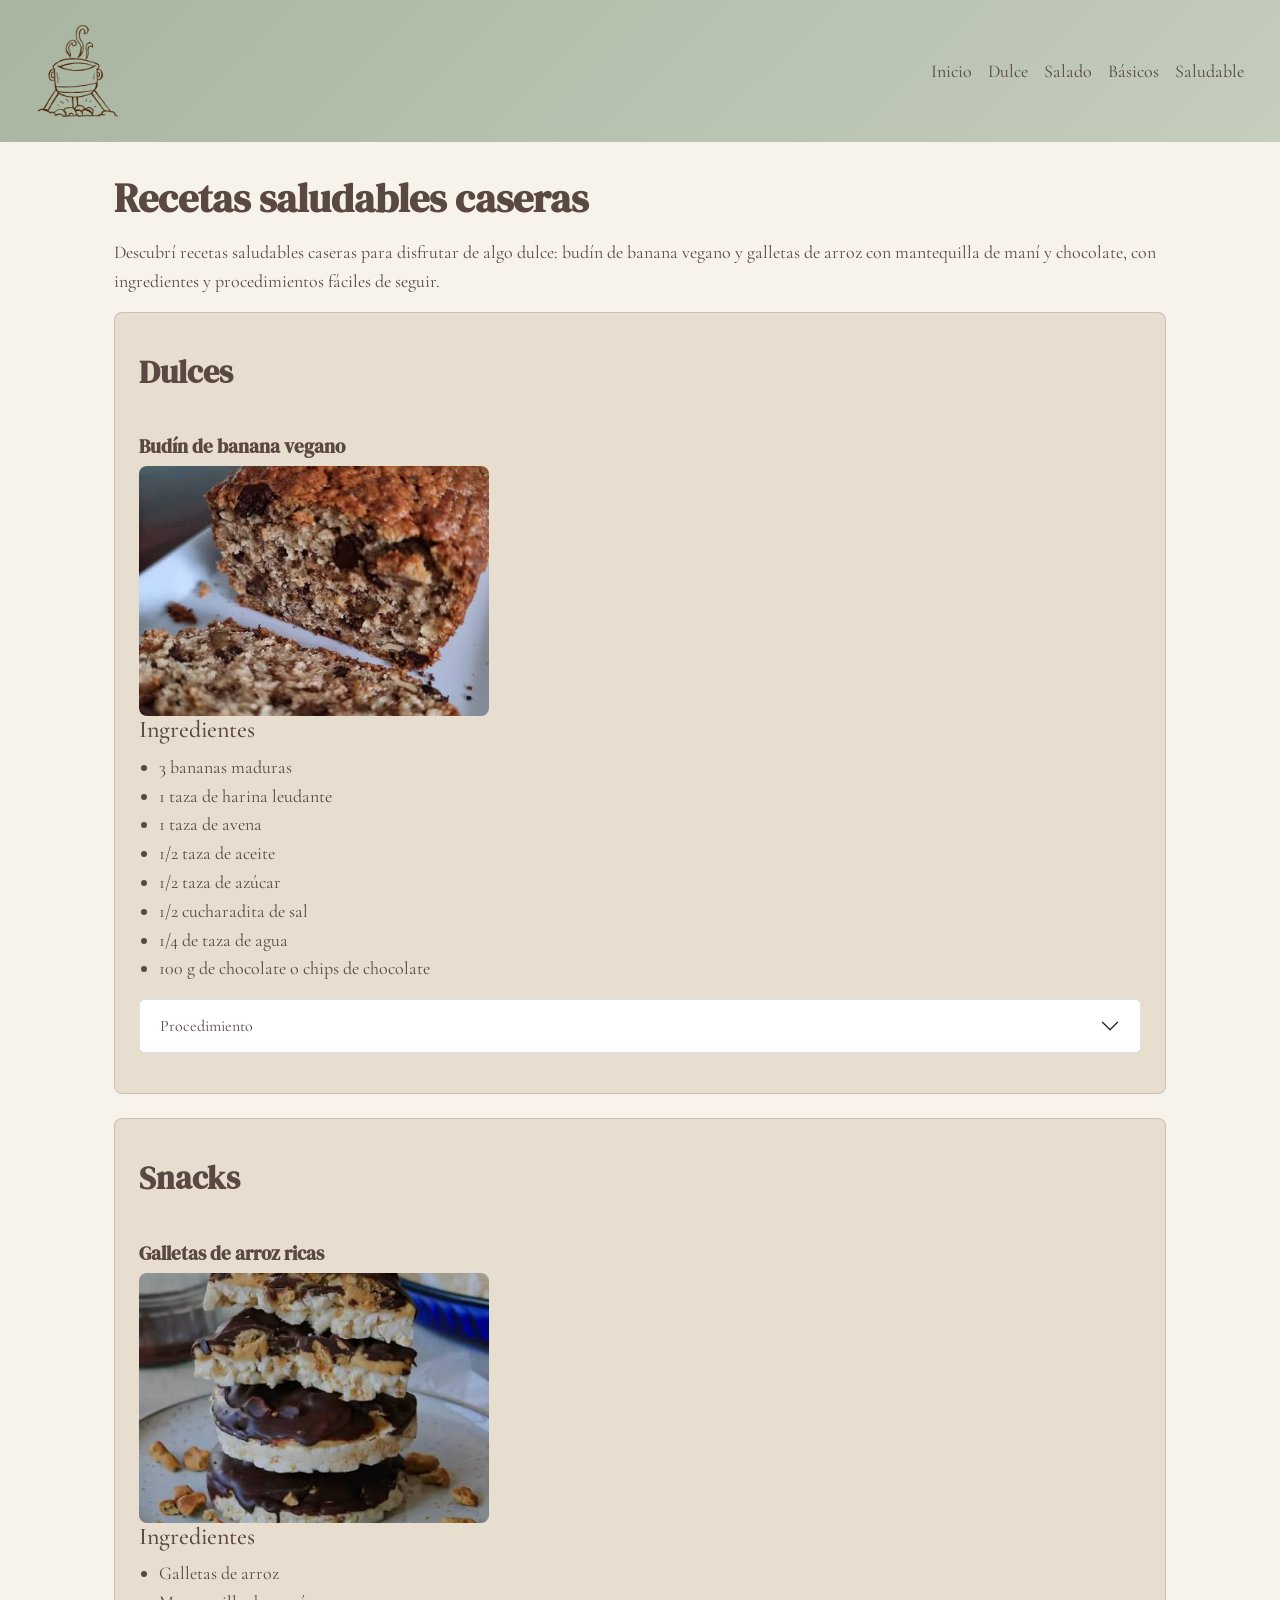
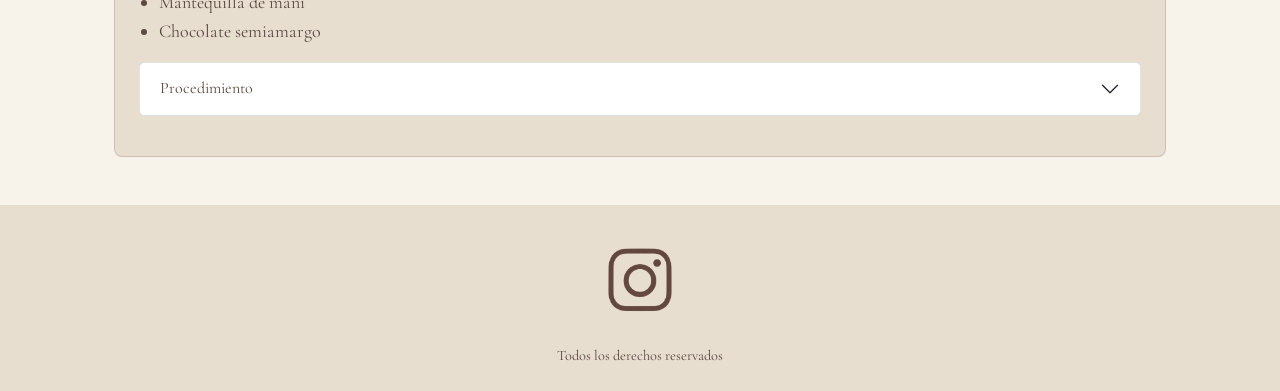
<file: pages/saludable.html>
<!DOCTYPE html>
<html lang="es">
  <head>
    <meta charset="utf-8"/>
    <meta content="width=device-width, initial-scale=1.0" name="viewport"/>
    <title>
      Recetas saludables | Mi Recetario
    </title>
    <meta content="Descubrí recetas saludables caseras, como budín de banana vegano y galletas de arroz con mantequilla de maní y chocolate, fáciles de preparar." name="description"/>
    <meta content="recetas saludables, budín de banana vegano, galletas de arroz, snacks saludables, postres caseros" name="keywords"/>
    <!-- Bootstrap CSS -->
    <link href="https://cdn.jsdelivr.net/npm/bootstrap@5.3.8/dist/css/bootstrap.min.css" rel="stylesheet"/>
    <link href="https://cdnjs.cloudflare.com/ajax/libs/animate.css/4.1.1/animate.min.css" rel="stylesheet"/>
    <link href="../styles/styles.css" rel="stylesheet"/>
  </head>
  <body class="texto-general">
    <header class="encabezado-principal">
      <nav class="navbar navbar-expand-lg navbar-recetario">
        <div class="container-fluid">
          <!-- Logo -->
          <a class="navbar-brand" href="../index.html">
            <img alt="Logo de Mi Recetario" class="foto-logo animate__animated animate__zoomIn" src="../assets/logo.webp"/>
          </a>
          <!-- Botón hamburguesa -->
          <button aria-controls="menuRecetario" aria-expanded="false" aria-label="Abrir menú" class="navbar-toggler" data-bs-target="#menuRecetario" data-bs-toggle="collapse" type="button">
            <span class="navbar-toggler-icon">
            </span>
          </button>
          <!-- Enlaces -->
          <div class="collapse navbar-collapse" id="menuRecetario">
            <ul class="navbar-nav ms-auto">
              <li class="nav-item">
                <a class="nav-link" href="../index.html">
                  Inicio
                </a>
              </li>
              <li class="nav-item">
                <a class="nav-link" href="dulce.html">
                  Dulce
                </a>
              </li>
              <li class="nav-item">
                <a class="nav-link" href="salado.html">
                  Salado
                </a>
              </li>
              <li class="nav-item">
                <a class="nav-link" href="basicos.html">
                  Básicos
                </a>
              </li>
              <li class="nav-item">
                <a aria-current="page" class="nav-link" href="saludable.html">
                  Saludable
                </a>
              </li>
            </ul>
          </div>
        </div>
      </nav>
    </header>
    <main class="contenido-principal">
      <h1 class="titulo-principal">
        Recetas saludables caseras
      </h1>
      <p class="parrafo-receta">
        Descubrí recetas saludables caseras para disfrutar de algo dulce:
                        budín de banana vegano y galletas de arroz con mantequilla de maní
                        y chocolate, con ingredientes y procedimientos fáciles de seguir.
      </p>
      <section class="seccion-receta">
        <h2 class="subtitulo-categoria">
          Dulces
        </h2>
        <article class="articulo-informativo">
          <h3 class="subtitulo-receta" id="budin-banana">
            Budín de banana vegano
          </h3>
          <img alt="Budín de banana." class="foto-receta imagen-general" src="../assets/budin-banana.jpg"/>
          <h4>
            Ingredientes
          </h4>
          <ul>
            <li>
              3 bananas maduras
            </li>
            <li>
              1 taza de harina leudante
            </li>
            <li>
              1 taza de avena
            </li>
            <li>
              1/2 taza de aceite
            </li>
            <li>
              1/2 taza de azúcar
            </li>
            <li>
              1/2 cucharadita de sal
            </li>
            <li>
              1/4 de taza de agua
            </li>
            <li>
              100 g de chocolate o chips de chocolate
            </li>
          </ul>
          <div class="contenedor-procedimiento">
            <div class="accordion" id="acordeonBudinBanana">
              <div class="accordion-item">
                <h4 class="accordion-header" id="tituloBudinBanana">
                  <button aria-controls="procedimientoBudinBanana" aria-expanded="false" class="accordion-button collapsed" data-bs-target="#procedimientoBudinBanana" data-bs-toggle="collapse" type="button">
                    Procedimiento
                  </button>
                </h4>
                <div aria-labelledby="tituloBudinBanana" class="accordion-collapse collapse" data-bs-parent="#acordeonBudinBanana" id="procedimientoBudinBanana">
                  <div class="accordion-body">
                    <ol>
                      <li>
                        Procesá o pisá bien las bananas en un bol hasta formar un puré.
                      </li>
                      <li>
                        Agregá el aceite, el azúcar, la sal, el agua, la harina leudante y la avena. Batí hasta integrar bien todos los ingredientes.
                      </li>
                      <li>
                        Cortá el chocolate en trozos pequeños o usá chips. Pasalos un poco por harina para evitar que se vayan al fondo del budín durante la cocción. Incorporalos a la mezcla.
                      </li>
                      <li>
                        Pasá la preparación a una budinera previamente aceitada o enharinada.
                      </li>
                      <li>
                        Cociná en el horno precalentado a 180 grados durante unos 40 a 50 minutos. El tiempo exacto depende de cada horno. Pinchá con un palillo para verificar que salga seco.
                      </li>
                    </ol>
                  </div>
                </div>
              </div>
            </div>
          </div>
        </article>
      </section>
      <section class="seccion-receta">
        <h2 class="subtitulo-categoria">
          Snacks
        </h2>
        <article class="articulo-informativo">
          <h3 class="subtitulo-receta">
            Galletas de arroz ricas
          </h3>
          <img alt="Galletas de arroz con mantequilla de maní y cobertura de chocolate." class="foto-receta imagen-general" src="../assets/galletas-arroz.jpg"/>
          <h4>
            Ingredientes
          </h4>
          <ul>
            <li>
              Galletas de arroz
            </li>
            <li>
              Mantequilla de maní
            </li>
            <li>
              Chocolate semiamargo
            </li>
          </ul>
          <div class="contenedor-procedimiento">
            <div class="accordion" id="acordeonGalletasArroz">
              <div class="accordion-item">
                <h4 class="accordion-header" id="tituloGalletasArroz">
                  <button aria-controls="procedimientoGalletasArroz" aria-expanded="false" class="accordion-button collapsed" data-bs-target="#procedimientoGalletasArroz" data-bs-toggle="collapse" type="button">
                    Procedimiento
                  </button>
                </h4>
                <div aria-labelledby="tituloGalletasArroz" class="accordion-collapse collapse" data-bs-parent="#acordeonGalletasArroz" id="procedimientoGalletasArroz">
                  <div class="accordion-body">
                    <ol>
                      <li>
                        Cubrir las galletas de arroz con mantequilla de maní y mandar a la heladera.
                      </li>
                      <li>
                        Derretir el chocolate y cubrir las galletas con él.
                      </li>
                      <li>
                        Esparcirles un poco de sal y enviarlas a la heladera hasta consumir.
                      </li>
                    </ol>
                  </div>
                </div>
              </div>
            </div>
          </div>
        </article>
      </section>
    </main>
    <footer class="pie-pagina">
      <ul class="lista-redes">
        <li>
          <a href="https://www.instagram.com/maggiealmiron_?utm_source=ig_web_button_share_sheet&amp;stkn=ZDNlZDc0MzIxNw==" rel="noopener noreferrer" target="_blank">
            <img alt="Logo de Instagram" class="foto-logo" src="../assets/instagram.png"/>
          </a>
        </li>
      </ul>
      <p class="texto-pie">
        Todos los derechos reservados
      </p>
    </footer>
    <!-- Bootstrap JavaScript -->
    <script src="https://cdn.jsdelivr.net/npm/bootstrap@5.3.8/dist/js/bootstrap.bundle.min.js">
    </script>
  </body>
</html>
</file>
<file: styles/styles.css>
@import url("https://fonts.googleapis.com/css2?family=Cormorant+Garamond:ital,wght@0,300..700;1,300..700&family=DM+Serif+Display:ital@0;1&display=swap");
* {
  margin: 0;
  padding: 0;
  box-sizing: border-box;
}

:root {
  --bs-primary: #5A4842;
  --color-principal: #5A4842;
  --color-secundario: #A8B5A0;
  --color-fondo: #F8F3EA;
  --color-secciones: #E8DED0;
}

.texto-general {
  font-size: 18px;
  line-height: 1.6;
  color: var(--color-principal);
  background-color: var(--color-fondo);
}

.texto-general {
  font-family: "Cormorant Garamond", serif;
}

.titulo-principal {
  font-family: "DM Serif Display", serif;
  font-size: 2.5rem;
  font-weight: 600;
  line-height: 1.6;
}

.subtitulo-categoria {
  font-family: "DM Serif Display", serif;
  font-size: 2rem;
  font-weight: 600;
  margin-top: 1rem;
}

.subtitulo-receta {
  font-family: "DM Serif Display", serif;
  font-size: 1.2rem;
  font-weight: 600;
  margin-top: 1rem;
}

.parrafo-receta {
  font-weight: 400;
  margin-bottom: 1rem;
}

.encabezado-principal {
  background: linear-gradient(135deg, #A8B5A0, #C5CDBD);
}

.navbar-recetario {
  width: 100%;
  padding: 1rem;
}
.navbar-recetario .navbar-toggler {
  transition: background-color 0.3s ease, transform 0.3s ease;
}
.navbar-recetario .navbar-toggler:hover {
  background-color: #C5CDBD;
}
.navbar-recetario .navbar-toggler:focus-visible {
  background-color: #5A4842;
  color: #F8F3EA;
  outline: 2px solid #354A32;
  outline-offset: 2px;
}
.navbar-recetario .navbar-toggler:active {
  background-color: #A8B5A0;
  transform: scale(0.95);
}
.navbar-recetario .nav-link {
  color: #5A4842;
  font-family: "Cormorant Garamond", serif;
  font-size: 18px;
  border-radius: 4px;
  padding: 10px 15px;
  transition: background-color 0.3s ease, color 0.3s ease;
}
.navbar-recetario .nav-link:hover {
  background-color: #5A4842;
  color: #F8F3EA;
}
.navbar-recetario .nav-link:focus-visible {
  background-color: #5A4842;
  color: #F8F3EA;
  outline: 2px solid #354A32;
  outline-offset: 2px;
}
.navbar-recetario .nav-link:active {
  background-color: #354A32;
  color: #FFFFFF;
}

.contenido-principal {
  max-width: 1100px;
  margin: 0 auto;
  padding: 1.5rem;
}

.seccion-receta,
.seccion-presentacion,
.seccion-informativa,
.seccion-destacadas {
  background-color: #E8DED0;
  border: 1px solid rgba(90, 72, 66, 0.2);
  border-radius: 8px;
  padding: 1.5rem;
  margin-bottom: 1.5rem;
}

.seccion-presentacion {
  display: flex;
  flex-direction: column;
  gap: 20px;
  align-items: center;
}

.seccion-receta {
  display: flex;
  flex-direction: column;
  gap: 20px;
  min-width: 0;
}
.seccion-receta ul,
.seccion-receta ol {
  padding-left: 20px;
}

.seccion-informativa {
  display: flex;
  flex-direction: column;
  gap: 20px;
}

.articulo-presentacion,
.articulo-informativo {
  margin-bottom: 1rem;
}

.articulo-presentacion {
  width: 100%;
}

.articulo-informativo {
  min-width: 0;
}

.articulo-basicos {
  display: flex;
  flex-direction: column;
  gap: 20px;
  padding: 20px;
}

.lista-categorias {
  padding-left: 1.5rem;
}

.contenedor-ingredientes {
  display: flex;
  flex-direction: column;
  gap: 20px;
  align-items: stretch;
}

.lista-ingredientes {
  width: 100%;
  padding: 10px 20px;
}

.contenedor-procedimiento {
  display: flex;
  flex-direction: column;
  gap: 15px;
}

.grilla-recetas {
  display: grid;
  grid-template-columns: minmax(0, 1fr);
  grid-template-areas: "frutilla" "bondiola" "budin" "chocolate";
  gap: 20px;
}

.tarjeta-frutilla {
  grid-area: frutilla;
}

.tarjeta-bondiola {
  grid-area: bondiola;
}

.tarjeta-budin {
  grid-area: budin;
}

.tarjeta-chocolate {
  grid-area: chocolate;
}

.tarjeta-receta {
  padding: 20px;
  border: 1px solid rgba(90, 72, 66, 0.2);
  border-radius: 8px;
  background-color: #F8F3EA;
  display: flex;
  flex-direction: column;
  gap: 10px;
  min-width: 0;
  transition: transform 0.3s ease-out, background-color 0.3s ease-out, box-shadow 0.3s ease-out;
}
.tarjeta-receta:hover {
  transform: translateY(-5px);
  background-color: #F0E6D9;
  box-shadow: 0 6px 15px rgba(90, 72, 66, 0.2);
}
.tarjeta-receta:focus-within {
  outline: 2px solid #5A4842;
  outline-offset: 3px;
}
.tarjeta-receta:has(.enlace-receta:active) {
  transform: translateY(-2px);
}
.tarjeta-receta .foto-receta {
  width: 100%;
  max-width: 100%;
  height: 200px;
  object-fit: cover;
}

.imagen-general {
  max-width: 100%;
  display: block;
}

.foto-logo {
  width: 100px;
  height: auto;
  flex-shrink: 0;
  animation-duration: 3s;
}

.foto-receta {
  width: 100%;
  max-width: 350px;
  height: 250px;
  object-fit: cover;
  border-radius: 8px;
}

.imagen-presentacion {
  width: 100%;
  max-width: 500px;
  height: auto;
}

.enlace-receta {
  color: #5A4842;
  transition: color 0.3s ease;
}
.enlace-receta:hover {
  color: #354A32;
}
.enlace-receta:focus-visible {
  outline: 2px solid #5A4842;
  outline-offset: 3px;
}
.enlace-receta:active {
  color: #A8B5A0;
}

.carousel-control-prev,
.carousel-control-next {
  transition: opacity 0.3s ease, background-color 0.3s ease;
}
.carousel-control-prev:hover,
.carousel-control-next:hover {
  background-color: rgba(90, 72, 66, 0.25);
}
.carousel-control-prev:focus-visible,
.carousel-control-next:focus-visible {
  outline: 2px solid #5A4842;
  outline-offset: 2px;
}
.carousel-control-prev:active,
.carousel-control-next:active {
  background-color: rgba(90, 72, 66, 0.5);
}

.pie-pagina {
  background-color: #E8DED0;
  color: #5A4842;
  padding: 1.5rem;
  display: flex;
  flex-direction: column;
  align-items: center;
  gap: 15px;
  text-align: center;
}
.pie-pagina .lista-redes {
  list-style: none;
  margin: 0;
  padding: 0;
}
.pie-pagina .texto-pie {
  font-size: 0.9rem;
  margin: 0;
}

#carouselRecetas {
  max-width: 350px;
  margin: 20px auto 0;
}
#carouselRecetas .carousel-item img {
  width: 100%;
  height: 200px;
  object-fit: cover;
  border-radius: 8px;
}

.accordion {
  --bs-accordion-active-bg: #A8B5A0;
  --bs-accordion-active-color: #5A4842;
  --bs-accordion-btn-focus-box-shadow: 0 0 0 3px #A8B5A0;
}

.accordion-button {
  color: #5A4842;
  transition: background-color 0.3s ease, color 0.3s ease;
}
.accordion-button:hover {
  background-color: #C5CDBD;
}
.accordion-button:focus {
  outline: 2px solid #5A4842;
}
.accordion-button:active {
  background-color: #A8B5A0;
}

@media (min-width: 768px) {
  .grilla-recetas {
    grid-template-columns: repeat(2, minmax(0, 1fr));
    grid-template-areas: "frutilla bondiola" "budin chocolate";
  }
}
@media (min-width: 1024px) {
  .grilla-recetas {
    grid-template-columns: repeat(4, minmax(0, 1fr));
    grid-template-areas: "frutilla bondiola budin chocolate";
  }
  .seccion-presentacion {
    flex-direction: row;
    align-items: center;
  }
  .articulo-presentacion {
    flex: 1;
    min-width: 0;
  }
  .imagen-presentacion {
    width: 45%;
  }
  .contenedor-ingredientes {
    flex-direction: row;
    align-items: flex-start;
    gap: 30px;
  }
  .contenedor-ingredientes .foto-receta {
    width: 350px;
    max-width: 100%;
  }
  .lista-ingredientes {
    flex: 1;
    min-width: 0;
  }
}

/*# sourceMappingURL=styles.css.map */
</file>
